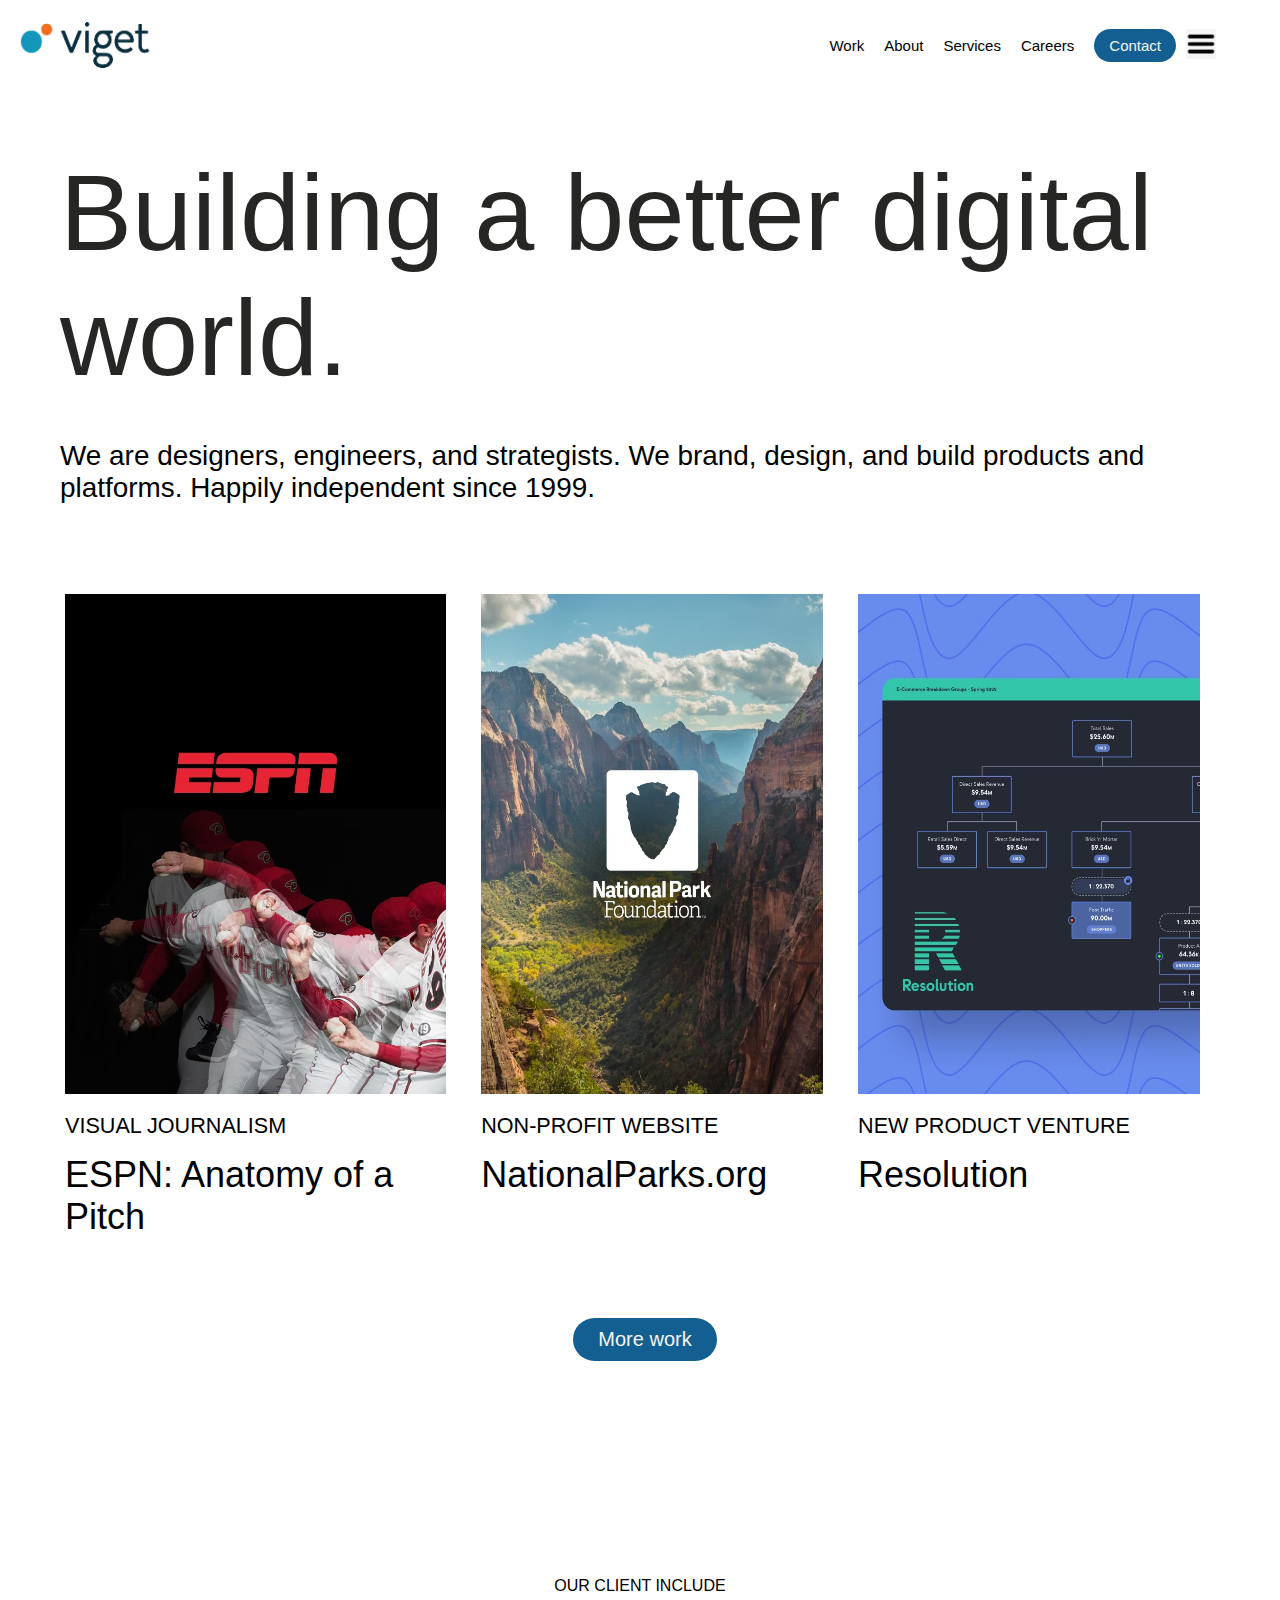
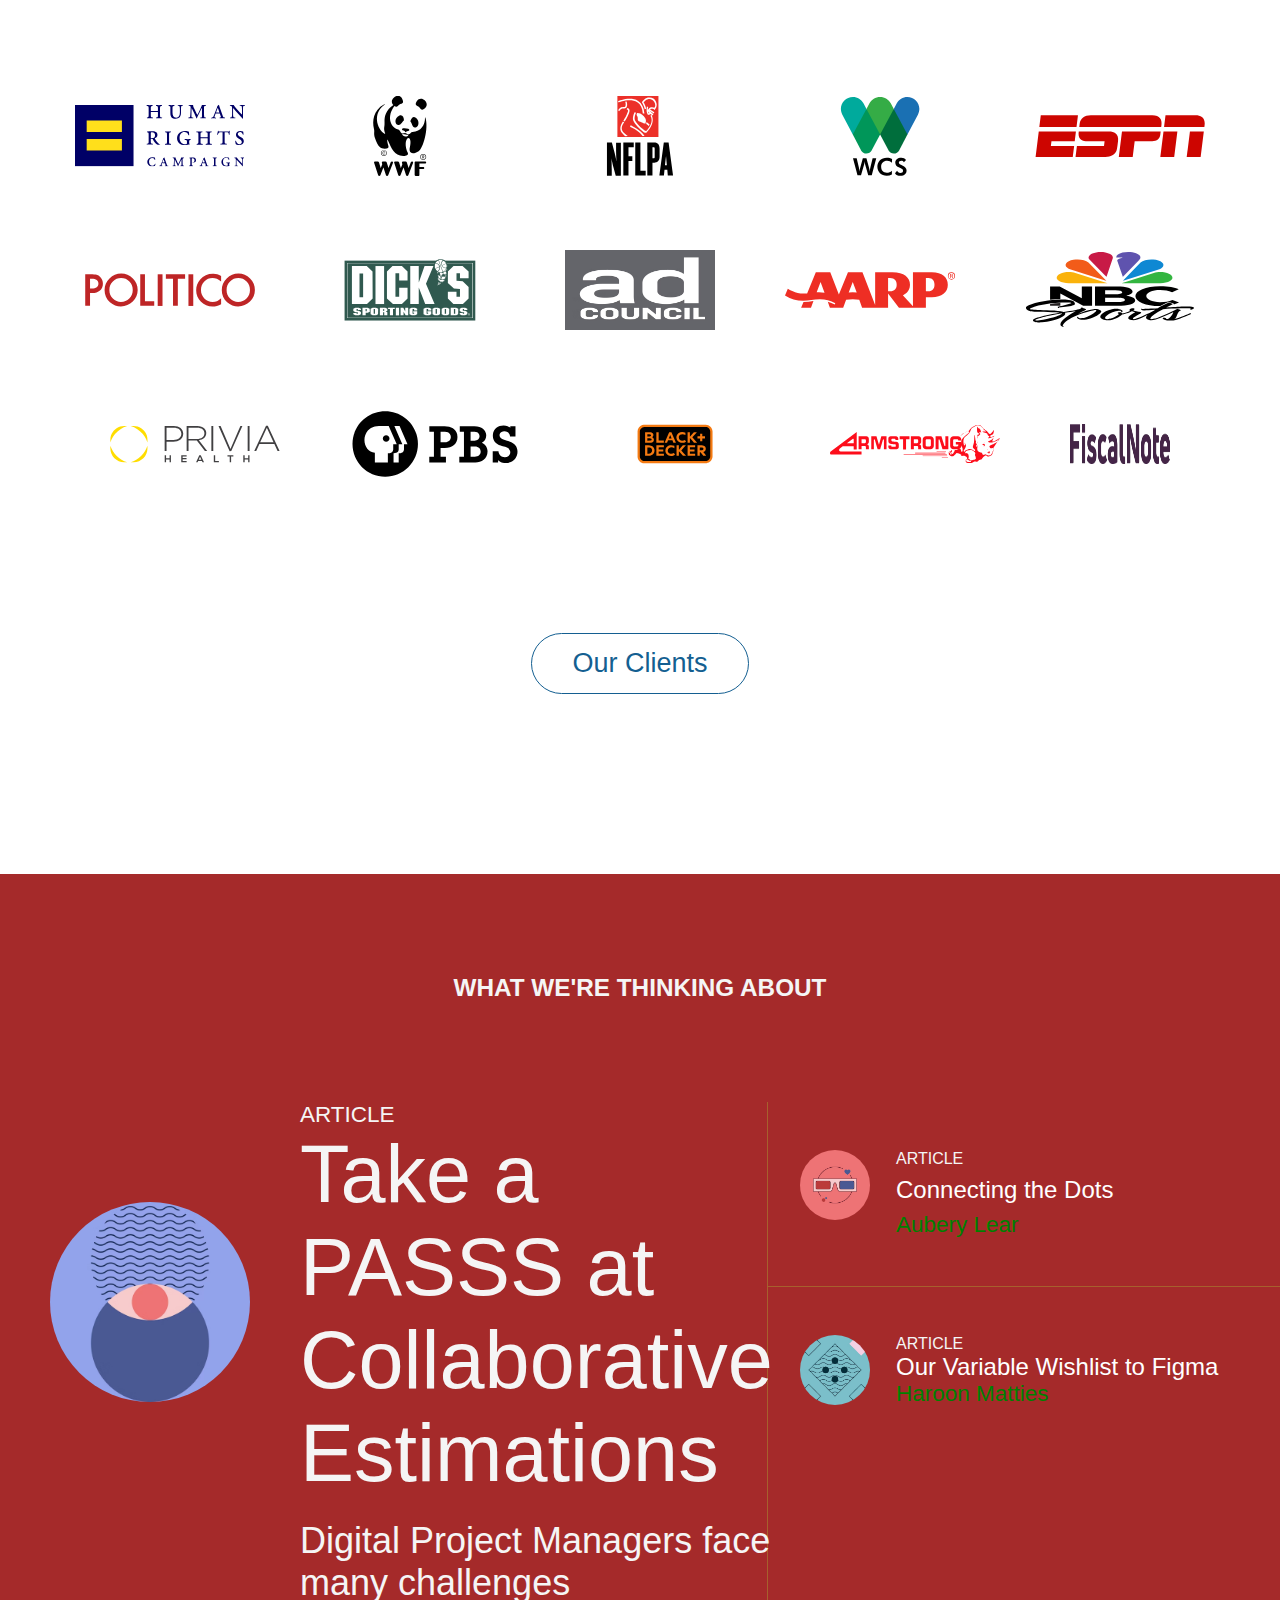
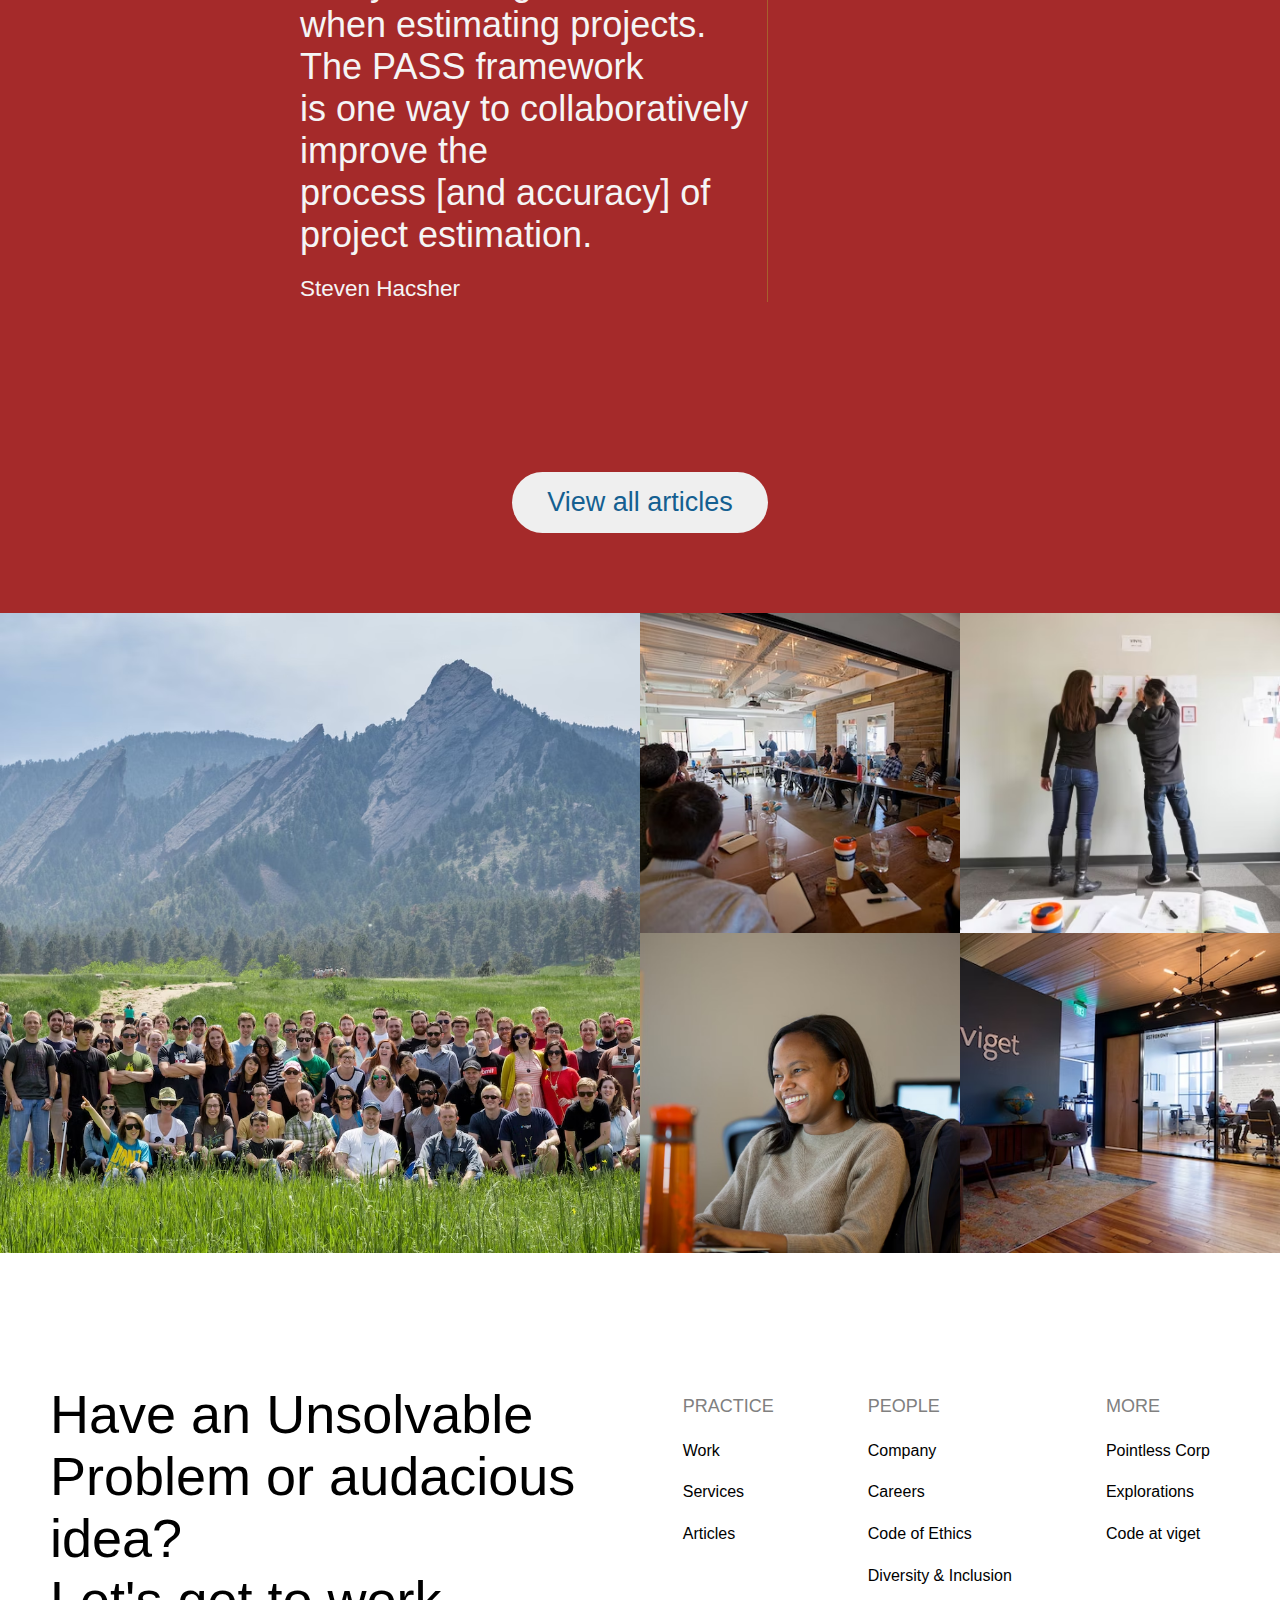
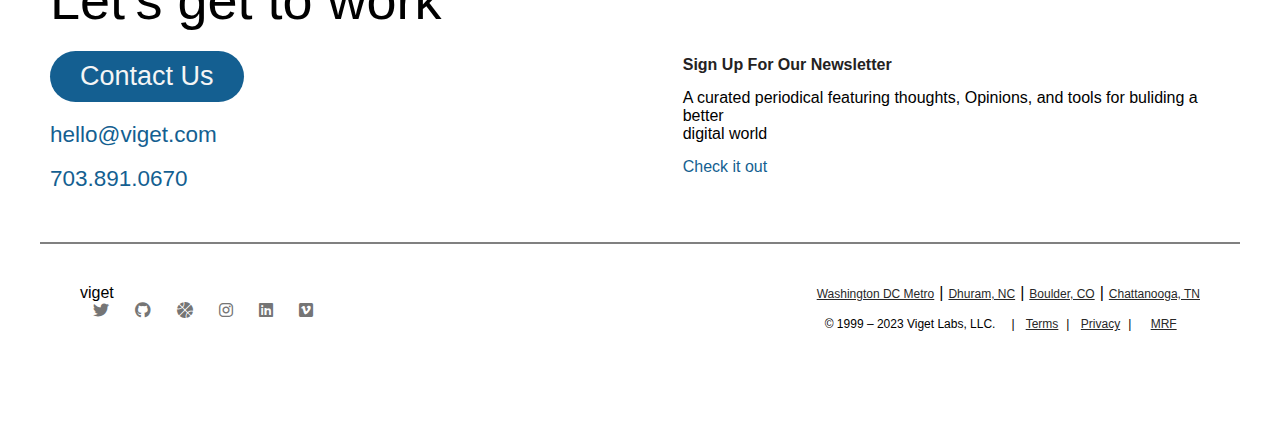
<file: index.html>
<!DOCTYPE html>
<html lang="en">
  <head>
    <meta charset="UTF-8" />
    <meta name="viewport" content="width=device-width, initial-scale=1.0" />
    <link rel="stylesheet" href="one.css" />
    <link
      rel="icon"
      type="image/png"
      sizes="32x32"
      href="./Assets/viget-icon.jpg"
    />
    <link
      rel="stylesheet"
      href="https://cdnjs.cloudflare.com/ajax/libs/font-awesome/6.4.2/css/all.min.css"
    />
   
    <title>Viget</title>
  </head>
  <body>
    <nav class="viget-navbar">
      <img
        class="viget-logo"
        src="./Assets/Viget_Dark-logo-on-light-color.png"
        alt="logo"
        height="90px"
        width="170px"
      />
      <ul class="viget-navlinks">
        <li class="active"><a href="#"></a>Work</li>
        <li><a href="#"></a>About</li>
        <li><a href="#"></a>Services</li>
        <li><a href="#"></a>Careers</li>
        <li class="ctn"><a href="./two.html">Contact</a></li>
       
          <a href="./three.html"><img src="./Assets/menu-btn.jpg" alt="button" class="menu-bar-open" /></a>
        
      </ul>
    </nav>

    <header>
      <div class="header-content">
        <span>Building a better digital world.</span>
        <p>
          We are designers, engineers, and strategists. We brand, design, and
          build products and platforms. Happily independent since 1999.
        </p>
      </div>

      <div class="image-gallery-container">
        <section class="image-gallery">
          <figure>
            <img src="./Assets/ESPN.jpg" alt="image3" />
          </figure>
          <span>VISUAL JOURNALISM</span>
          <p><a href="#">ESPN: Anato­my of a Pitch</a></p>
        </section>
        <section class="image-gallery">
          <figure>
            <img
              src="./Assets/National.jpg"
              alt="image4"
              height="500px"
              width="370px"
            />
          </figure>
          <span>NON-PROFIT WEBSITE</span>
          <p><a href="#">Nation​al​Parks​.org</a></p>
        </section>
        <section class="image-gallery">
          <figure>
            <img
              src="./Assets/Resolution.jpg"
              alt="image5"
              height="500px"
              width="370px"
            />
          </figure>
          <span>NEW PRODUCT VENTURE</span>
          <p><a href="#">Res­o­lu­tion</a></p>
        </section>
      </div>
      <div class="viget-btn">
        <button class="btn">More work</button>
      </div>
    </header>


    <section>
      <div class="viget-client">
        <div class="viget-client-include">
          <span>OUR CLIENT INCLUDE</span>
        </div>
        <div class="viget-images">
          <ul>
            <li>
              <img
                src="./Assets/human-rights.svg"
                alt=""
                height="80px"
                width="170px"
              />
            </li>
            <li>
              <img src="./Assets/wwf.svg" alt="" height="80px" width="170px" />
            </li>
            <li>
              <img
                src="./Assets/NFLPA-Logo (1).svg"
                alt=""
                height="80px"
                width="170px"
              />
            </li>
            <li>
              <img
                src="./Assets/wcs-logo_180202_102012.svg"
                alt=""
                height="80px"
                width="170px"
              />
            </li>
            <li>
              <img
                src="./Assets/espn-logo_180201_182325.svg"
                alt=""
                height="80px"
                width="170px"
              />
            </li>
          </ul>
          <ul>
            <li>
              <img
                src="./Assets/politico.svg"
                alt=""
                height="80px"
                width="170px"
              />
            </li>
            <li>
              <img
                src="./Assets/dicks.svg"
                alt=""
                height="80px"
                width="170px"
              />
            </li>
            <li>
              <img
                src="./Assets/Ad-council.avif"
                alt=""
                height="80px"
                width="150px"
              />
            </li>
            <li>
              <img
                src="./Assets/aarp-logo (1).svg"
                alt=""
                height="80px"
                width="170px"
              />
            </li>
            <li>
              <img
                src="./Assets/nbc-sports.svg"
                alt=""
                height="80px"
                width="170px"
              />
            </li>
          </ul>
          <ul>
            <li>
              <img
                src="./Assets/privia-health.svg"
                alt=""
                height="80px"
                width="170px"
              />
            </li>
            <li>
              <img
                src="./Assets/pbs-logo (1).svg"
                alt=""
                height="80px"
                width="170px"
              />
            </li>
            <li>
              <img
                src="./Assets/blackdecker-logo (1).svg"
                alt=""
                height="80px"
                width="170px"
              />
            </li>
            <li>
              <img
                src="./Assets/amstrong.svg"
                alt=""
                height="80px"
                width="170px"
              />
            </li>
            <li>
              <img
                src="./Assets/fiscalnote.avif"
                alt=""
                height="40px"
                width="100px"
              />
            </li>
          </ul>
        </div>
        <div class="viget-clients-btn">
          <button>Our Clients</button>
        </div>
      </div>
    </section>
    <section class="article-section">
      <div class="viget-article-main">
        <h4>WHAT WE'RE THINKING ABOUT</h4>

        <div class="viget-left-article">
          <ul>
            <div class="article-main">
              <li>
                <img
                  src="./Assets/articlemain.avif"
                  alt=""
                  height="200px"
                  width="200px"
                />
              </li>
              <div class="viget-collabs-article">
                <span>ARTICLE</span>
                <h3>
                  Take a PASSS at <br />Collaborative<br />
                  Estimations
                </h3>
                <p>
                  Digital Project Managers face many challenges <br />when
                  estimating projects. The PASS framework <br />
                  is one way to collaboratively improve the <br />
                  process [and accuracy] of project estimation.
                </p>
                <span class="title">Steven Hacsher</span>
              </div>
            </div>
          </ul>
          <section>
            <div class="article-spets">
              <li><img src="./Assets/spets.avif" alt="" height="70px" /></li>
              <div class="viget-connect-article">
                <span>ARTICLE</span>
                <p>Connecting the Dots</p>
                <span class="title">Aubery Lear</span>
              </div>
            </div>
            <div class="article-sublogo">
              <li>
                <img src="./Assets/article-logo.avif" alt="" height="70px" />
              </li>
              <div class="viget-wishlist-article">
                <span>ARTICLE</span>
                <p>Our Variable Wishlist to Figma</p>
                <span class="title">Haroon Matties</span>
              </div>
            </div>
          </section>
        </div>
      </div>
      <div class="viget-articles-btn">
        <button>View all articles</button>
      </div>
    </section>
    <section>
      <div class="grid-gallery">
        <img src="./Assets/viget-team.avif" alt="" />
        <img src="./Assets/viget-employees.avif" alt="" />
        <img src="./Assets/viget-wall.avif" alt="" />
        <img src="./Assets/viget-bottle.avif" alt="" />
        <img src="./Assets/viget-office.avif" alt="" />
      </div>
    </section>
    <footer>
      <section class="footer-section">
        <div class="viget-footer-content">
          <p>
            Have an Unsolvable <br />
            Problem or audacious idea?
          </p>
          <p class="bold-para">Let's get to work</p>
          <div class="contact-btn">
            <button>Contact Us</button>
          </div>
          <a href="#">hello@viget.com</a><br /><br />
          <a href="#">703.891.0670</a>
        </div>
        <div class="viget-justify-content">
          <div class="viget-practice">
            <ul>
              <li class="practice">PRACTICE</li>
              <li>Work</li>
              <li>Services</li>
              <li>Articles</li>
            </ul>
            <ul>
              <li class="practice">PEOPLE</li>
              <li>Company</li>
              <li>Careers</li>
              <li>Code of Ethics</li>
              <li>Diversity & Inclusion</li>
            </ul>
            <ul>
              <li class="practice">MORE</li>
              <li>Pointless Corp</li>
              <li>Explorations</li>
              <li>Code at viget</li>
            </ul>
          </div>
          <div class="viget-sign-up">
            <h4>Sign Up For Our Newsletter</h4>
            <p>
              A curated periodical featuring thoughts, Opinions, and tools for
              buliding a better <br />digital world
            </p>
            <a href="#">Check it out</a>
          </div>
        </div>
      </section>
      <section class="footer-section-two">
        <div class="viget-footer">
          <div class="viget-left-footer">
            <div>viget</div>
            <div>
              <ul class="left-footer-logos">
                <li><i class="fa-brands fa-twitter twitter-color"></i></li>
                <li><i class="fa-brands fa-github github-color"></i></li>
                <li><i class="fa-solid fa-basketball viget-color"></i></li>
                <li><i class="fa-brands fa-instagram instagram-color"></i></li>
                <li><i class="fa-brands fa-linkedin linkedin-color"></i></li>
                <li><i class="fa-brands fa-vimeo vimeo-color"></i></li>
              </ul>
            </div>
          </div>
          <div class="viget-right-footer">
            <ul>
              <li><a href="">Washington DC Metro</a><span>|</span></li>
              <li><a href="">Dhuram, NC</a><span>|</span></li>
              <li><a href="">Boulder, CO</a><span>|</span></li>
              <li><a href="">Chattanooga, TN</a></li>
            </ul>
            <p>
              <span>© 1999 – 2023 Viget Labs, LLC.</span><span>|</span>
              <a href="">Terms</a><span>|</span> <a href="">Privacy</a
              ><span>|</span>
              <span><a href="">MRF</a></span>
            </p>
          </div>
        </div>
      </section>
    </footer>
    
   

    <script src="./viget.js"></script>
  </body>
</html>
</file>
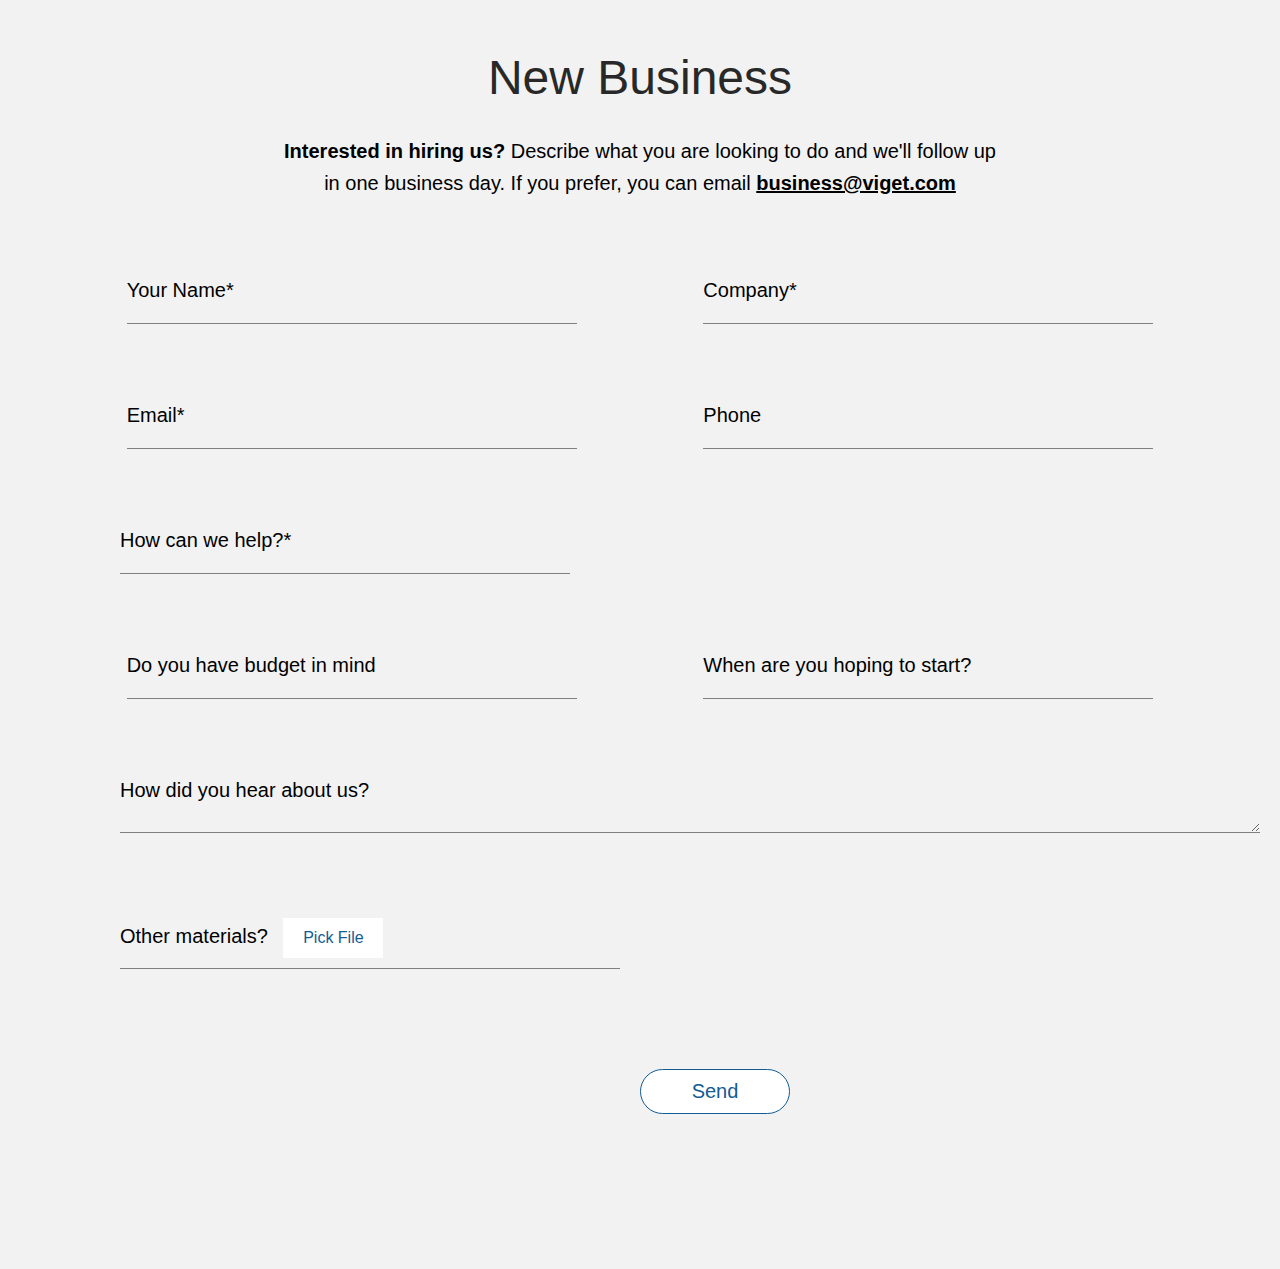
<file: two.html>
<!DOCTYPE html>
<html lang="en">
  <head>
    <meta charset="UTF-8" />
    <meta name="viewport" content="width=device-width, initial-scale=1.0" />
    <title>Document</title>
    <link rel="stylesheet" href="two.css" />
  </head>
  <body>
    <div class="contact-form">
      <div></div>
      <h3>New Business</h3>
      <p>
        <strong>Interested in hiring us?</strong> Describe what you are looking
        to do and we'll follow up <br />in one business day. If you prefer, you
        can email
        <strong style="text-decoration: underline"
          ><a href="">business@viget.com</a></strong
        >
      </p>
      <form action="">
        <div class="details">
          <div>
            <label for="Your Name">Your Name*</label> <br />
            <input type="text" name="your-name" id="your-name" />
          </div>
          <div>
            <label for="Company">Company*</label><br />
            <input type="text" name="company" id="company" />
          </div>
        </div>
        <div class="details">
          <div>
            <label for="Email">Email*</label><br />
            <input type="email" name="mail" id="mail" />
          </div>
          <div>
            <label for="Phone">Phone</label><br />
            <input type="number" name="phone" id="phone" />
          </div>
        </div>
        <div class="extra-details">
          <label for="How can we help">How can we help?*</label><br />
          <input type="text" name="help" id="help" />
        </div>
        <div class="details">
          <div>
            <label for="Budget">Do you have budget in mind</label><br />
            <input type="text" name="budget" id="budget" />
          </div>
          <div>
            <label for="Start">When are you hoping to start?</label><br />
            <input type="text" name="start" id="start" />
          </div>
        </div>
        <div class="extra-details">
          <label for="About">How did you hear about us?</label><br />
          <textarea name="about" id="about"></textarea>
        </div>
        <div class="extra-details">
          <label for="Other-files"><a href="">Other materials?</a></label>
          <span><button>Pick File</button></span><br />
          <div class="hr"></div>
        </div>

        <div class="send-button">
          <button>Send</button>
        </div>
      </form>
    </div>
  </body>
</html>
</file>
<file: one.css>
* {
  margin: 0;
  padding: 0;
  box-sizing: border-box;
  font-family: "Segoe UI", Tahoma, Geneva, Verdana, sans-serif;
}

.viget-navbar {
  display: flex;
  position: absolute;
  top: 0;
  left: 0;
  width: 95%;
  justify-content: space-between;
  font-weight: 400;
  font-size: 15px;
}

ul {
  list-style: none;
}

.viget-navlinks {
  display: flex;
  align-items: center;
  cursor: pointer;
}

.viget-navlinks li {
  margin: 0 10px;
}

.ctn {
  padding: 8px 15px;
  background: rgb(20, 95, 145);
  border-radius: 30px;
  & a {
    color: whitesmoke;
    text-decoration: none;
  }
}

.menu-bar-open {
  width: 30px;
  height: 30px;
  cursor: pointer;
}

.header-content span {
  font-size: 12vmin;
  font-weight: 100;
  color: rgb(38, 38, 36);
}

.header-content p {
  margin-top: 40px;
  margin-bottom: 60px;
  font-size: 3.1vmin;
}

.image-gallery-container {
  display: flex;
  & .image-gallery {
    display: flex;
    flex-direction: column;
  }
  & img {
    width: 100%;
    height: 500px;
    transition: transform 1000ms ease;
  }
  & img:hover {
    transform: scale(1.1);
    cursor: pointer;
  }
}

.image-gallery figure {
  overflow: hidden;
  position: relative;
}

header {
  margin-top: 150px;
  margin-left: 60px;
  margin-right: 50px;
}

.image-gallery {
  padding: 30px;
  margin-left: -25px;
}

.image-gallery span {
  font-size: 2.4vmin;
  padding: 15px 0px;
}

.image-gallery a {
  text-decoration: none;
  color: black;
  font-size: 4vmin;
  font-weight: 400;
}

.btn {
  padding: 10px 25px;
  background: rgb(20, 95, 145);
  border-radius: 30px;
  color: whitesmoke;
  border: none;
  font-size: 20px;
  cursor: pointer;
}

.viget-btn {
  display: flex;
  justify-content: center;
  align-items: center;
  margin-top: 50px;
  margin-bottom: 80px;
}

.viget-images {
  margin: 100px;

  & ul {
    display: flex;
    justify-content: center;
    align-items: center;
  }
  & li {
    padding: 35px;
  }
}

.viget-client-include {
  display: flex;
  justify-content: center;
  align-items: center;
  & span {
    margin-bottom: -50px;
  }
  text-align: center;
}

.viget-client {
  margin-top: 200px;
}

.viget-clients-btn {
  display: flex;
  justify-content: center;
  align-items: center;
  padding: 10px;
  & button {
    cursor: pointer;
    padding: 14px 40px;
    border: 1.5px solid;
    border-radius: 35px;
    border-color: rgb(20, 95, 145);
    color: rgb(20, 95, 145);
    font-size: 3vmin;
    background-color: white;
  }
  :hover {
    background-color: rgb(20, 95, 145);
    color: whitesmoke;
  }
}
.article-section {
  background-color: brown;
}

.viget-article-main {
  margin-top: 170px;
  margin-bottom: 170px;
  & h4 {
    display: flex;
    justify-content: center;
    align-items: center;
    color: whitesmoke;
    font-size: 2.7vmin;
    font-weight: 1px;
    padding: 100px;
  }
}

.article-main {
  display: flex;
  border-right: 1px solid rgba(168, 150, 50, 0.511);
  & img {
    border-radius: 200px;
    margin: 100px 50px;
    position: relative;
    cursor: pointer;
  }
}

.viget-collabs-article {
  cursor: pointer;
  & span {
    font-size: 2.5vmin;
    color: whitesmoke;
  }
  & h3 {
    font-size: 9vmin;
    font-weight: 10;
    color: whitesmoke;
  }
  & h3:hover {
    text-decoration: underline;
    text-decoration-thickness: 2px;
  }
  & p {
    padding-top: 20px;
    padding-bottom: 20px;
    font-size: 4vmin;
    color: whitesmoke;
  }
  & .title {
    font-family: "Trebuchet MS", "Lucida Sans Unicode", "Lucida Grande",
      "Lucida Sans", Arial, sans-serif;
  }
}
.viget-left-article {
  display: grid;
  grid-template-columns: 60% 40%;
}

.article-spets,
.article-sublogo {
  display: flex;
  /* justify-content: center; */
  column-gap: 26px;
  padding: 3rem 2rem;
  & li {
    list-style-type: none;
    & img {
      vertical-align: middle;
      border-radius: 50%;
    }
  }
}
.article-sublogo {
  & img {
    cursor: pointer;
  }
}
.article-spets {
  border-bottom: 1px solid rgba(168, 150, 50, 0.511);
  & img {
    cursor: pointer;
  }
}

.viget-connect-article {
  display: flex;
  flex-direction: column;
  row-gap: 0.5rem;
  cursor: pointer;
  & p {
    color: white;
    font-size: 1.5rem;
  }
  & p:hover {
    text-decoration: underline;
    text-decoration-thickness: 2px;
  }
  & span {
    color: whitesmoke;
  }
  & .title {
    color: green;
    font-size: 2.5vmin;
  }
}

.viget-wishlist-article {
  cursor: pointer;
  & p {
    color: white;
    font-size: 1.5rem;
  }
  & p:hover {
    text-decoration: underline;
    text-decoration-thickness: 2px;
  }
  & span {
    color: whitesmoke;
  }
  & .title {
    color: green;
    font-size: 2.5vmin;
  }
}

.viget-articles-btn {
  display: flex;
  justify-content: center;
  align-items: center;
  & button {
    border: white;
    color: rgb(20, 95, 145);
    font-size: 3vmin;
    padding: 15px 35px;
    border-radius: 50px;
    margin-bottom: 5rem;
    cursor: pointer;
  }
}

.grid-gallery {
  display: grid;
  grid-template-columns: repeat(4, 1fr);
  grid-template-rows: repeat(2, 1fr);
  & img {
    width: 100%;
    height: 100%;
  }
  & img:first-child {
    grid-column: span 2;
    grid-row: span 2;
  }
}

.footer-section {
  display: flex;
  justify-content: space-between;
  margin: 130px 70px 40px 50px;

  /* & .viget-justify-content {
    width: 100%;
  } */
  & .viget-footer-content {
    text-align: left;
    & a {
      font-size: 2.5vmin;
      color: rgb(20, 95, 145);
      text-decoration: none;
    }
    & a:hover {
      text-decoration: underline;
    }

    & p {
      font-size: 6vmin;
      font-weight: 300;
    }
    & .bold-para {
      font-weight: 400;
    }
    & .contact-btn {
      padding: 20px 0px;
      & button {
        padding: 10px 30px;
        border-radius: 30px;
        border: none;
        background-color: rgb(20, 95, 145);
        font-size: 3vmin;
        color: whitesmoke;
        cursor: pointer;
      }
    }
  }
  & .viget-practice {
    display: flex;
    justify-content: space-between;
    font-size: 1rem;
    letter-spacing: 0;
    line-height: 2.6;
    margin-bottom: 60px;
    & .practice {
      font-size: 2vmin;
      color: grey;
    }
    & .practice:hover {
      text-decoration: none;
      cursor: auto;
      color: grey;
    }
    & li:hover {
      text-decoration: underline;
      color: rgb(20, 95, 145);
      cursor: pointer;
    }
  }
  & .viget-sign-up {
    & h4 {
      color: rgb(36, 34, 34);
    }
    & p {
      padding: 15px 0px;
    }
    & a {
      text-decoration: none;
      color: rgb(20, 95, 145);
    }
  }
}

.viget-footer {
  display: flex;
  justify-content: space-between;
  margin: 50px 40px 60px 40px;
  border-top: 2px solid gray;
  padding: 40px;
  & .viget-left-footer div .left-footer-logos {
    display: flex;
  }
  & .left-footer-logos li {
    cursor: pointer;
    margin: 0px 13px;
    color: #757575;
  }
  & .viget-right-footer ul {
    display: flex;
  }
  & .viget-right-footer ul li a {
    font-size: 12px;
    color: #282828;
  }
  & .viget-right-footer ul li span {
    margin: 0px 5px;
  }
  & .viget-right-footer p {
    margin-top: 15px;
    font-size: 12px;
  }
  & .viget-right-footer p a {
    color: #282828;
  }
  & .viget-right-footer p span {
    margin: 0px 8px;
  }
}

.toggle-menu {
  position: fixed;
  width: 100vw;
  height: 100vh;
  left: 0;
  top: 0;
  background-color: white;
  visibility: hidden;
  opacity: 0;
  transition: opacity 700ms ease;
  overflow-y: auto;
  z-index: 111;
  & .menu-list {
    display: flex;
    flex-wrap: wrap;
    justify-content: space-between;
    padding: 0 3rem;
  }
  & .menu-left {
    max-width: 449px;
    & h3 {
      font-size: 12px;
      color: #757575;
      cursor: none;
      text-decoration: none;
    }
    & li {
      font-size: 4rem;
      font-weight: 300;
      margin: 2rem 0;
      cursor: pointer;
    }
    & li:hover {
      text-decoration: underline 2px;
    }

    & p {
      font-size: 1.2rem;
      line-height: 1.6;
      /* font-weight: 300; */
      margin: 2rem 0;
    }
    & a {
      padding: 1rem 2rem;
      background-color: #135c92;
      border-radius: 30px;
      color: #ffffff;
      cursor: pointer;
    }
  }
  & .menu-right {
    max-width: 449px;
    margin: 2rem 0 0 0;
    & h2 {
      font-size: 12px;
      color: #757575;
      text-transform: uppercase;
    }
  }
}
.toggle-nav {
  display: flex;
  align-items: center;
  justify-content: space-between;
  padding: 1.5rem 2rem;
  & button {
    background: transparent;
    border: none;
    display: flex;
    align-items: center;
    & img {
      margin-left: 0.5rem;
    }
  }
}
.featured {
  padding: 64px 0 0 0;
}
.Feature-articls {
  display: flex;
  column-gap: 1rem;
  margin: 2rem 0;
  & p {
    color: #282828;
  }
  & h3 {
    font-size: 1.5rem;
    font-weight: 200;
    margin: 0.5rem 0;
    cursor: pointer;
  }
  & h3:hover {
    text-decoration: underline;
  }

  & img {
    height: 80px;
    width: 80px;
    border-radius: 50%;
  }
}
.viget-feature-services {
  & h3 {
    font-size: 12px;
    color: #757575;
  }
  & li {
    font-size: 1.5rem;
    margin: 1rem 0;
    font-weight: 300;
    cursor: pointer;
  }
  & li:hover {
    text-decoration: underline;
  }
}

@media only screen and (max-width: 1200px) {
  .viget-images {
    & ul {
      display: grid;
      grid-template-columns: auto auto auto;
      margin-left: 100px;
    }
  }
}

@media only screen and (max-width: 768px) {
  /* .viget-navlinks li:nth-child(1),
  .viget-navlinks li:nth-child(2),
  .viget-navlinks li:nth-child(3) {
    display: none;
  } */

  .viget-navlinks li {
    display: none;
    & img {
      height: 80px;
      width: 150px;
    }
  }

  .image-gallery-container {
    display: grid;
    grid-template-columns: auto;
  }
  .viget-images {
    margin: 100px;

    & ul {
      display: grid;
      grid-template-columns: auto auto auto;
    }
    & li {
      padding: 10px;
    }
  }

  .viget-left-article {
    display: grid;
    grid-template-columns: 100%;
  }
  .article {
    display: flex;
  }
  .grid-gallery {
    display: grid;
    grid-template-columns: auto;
    grid-template-rows: auto;
  }

  .viget-justify-content {
    width: auto;
  }
  .viget-footer-content {
    & p {
      text-align: center;
    }
    & a {
      margin-left: 40%;
    }
  }
  .viget-footer {
    display: block;
  }
  .contact-btn {
    text-align: center;
  }

  .footer-section {
    display: block;
    text-align: center;
    & .viget-practice {
      display: block;
      margin-left: 0%;
    }
  }
  .viget-left-footer {
    display: block;
    & div {
      margin: 10px 0;
      text-align: center;

      & .left-footer-logos {
        display: flex;
        justify-content: center;
        margin-top: 20px;
      }
    }
  }
  .viget-right-footer {
    text-align: center;
    & ul {
      margin: 40px 0px;
      justify-content: center;
    }
  }
}

@media only screen and (max-width: 480px) {
  .article-main {
    & img {
      display: none;
    }
  }
  .viget-collabs-article {
    margin-left: 100px;
  }
  .viget-images {
    & ul {
      display: grid;
      grid-template-columns: auto auto;
      margin-left: 100px;
    }
  }
}

@media only screen and (max-width: 380px) {
  .image-gallery-container {
    display: grid;
    grid-template-columns: auto;
  }
  .viget-images {
    & ul {
      display: grid;
      grid-template-columns: auto auto;
      margin-left: 100px;
    }
    & li {
      padding: 5px;
    }
  }

  .article-main {
    & img {
      display: none;
    }
  }
  .viget-collabs-article {
    margin-left: 50px;
  }
  .article {
    display: block;
  }
}
</file>
<file: two.css>
*{
    margin: 0px;
    padding: 0px;
    font-family: 'Segoe UI', Tahoma, Geneva, Verdana, sans-serif;
    background-color: rgb(242, 242, 242);
}
h3{
    font-size: 48px;
    font-weight: 300;
    color:rgb(40, 40, 40);
    text-align: center;
    margin-top: 50px;
}
p{
    font-size: 20px;
    text-align: center;
    line-height: 2rem;
    margin: 30px 0px 80px 0px;
    
}
.contact-form{
    width:100%;
    height: auto;
    margin-top: 50px;
    font-size: 20px;
}
input{
    margin-bottom: 80px;
    border: none;
    border-bottom: 1px solid grey;
    background-color: rgb(242, 242, 242);
    width:450px;
}
.details{
    display: flex;
    justify-content:space-evenly;
    
}
.extra-details{
    margin-left: 120px;
}
a{
    text-decoration: none;
    color:black;
}
textarea{
    border: none;
    border-bottom: 1px solid grey;
    width:1140px;
    background-color: rgb(242, 242, 242);
    margin-bottom: 80px;
}
.extra-details span{
    margin-left: 10px;
}
.extra-details span button{
    padding: 8px;
    width:100px;
    background-color: #FFFFFF;
    border:none;
    color: #135C92;
    height:40px;
    font-size: 16px;
    cursor: pointer;
}
.hr{
    border-bottom: 1px solid grey;
    width:500px;
    margin-top: 10px;
}
.send-button{
    display: flex;
  justify-content: center;
  align-self: center;
  margin-top: 100px;
  margin-bottom: 200px;
}
.send-button button{
    text-align: center;
    padding: 10px; 
    border: 1px solid #135C92;
    border-radius: 35px;
    width:150px;
    position: absolute;
    left:50%;
    background-color: #FFFFFF;
    font-size: 20px;
    color: #135C92;
   
}
/* Hover effects */
.send-button button:hover{
    background-color: #135C92;
    color:white;
    cursor: pointer;
}
.extra-details span button:hover{
    background-color: #135C92;
    color:white;
}
</file>
